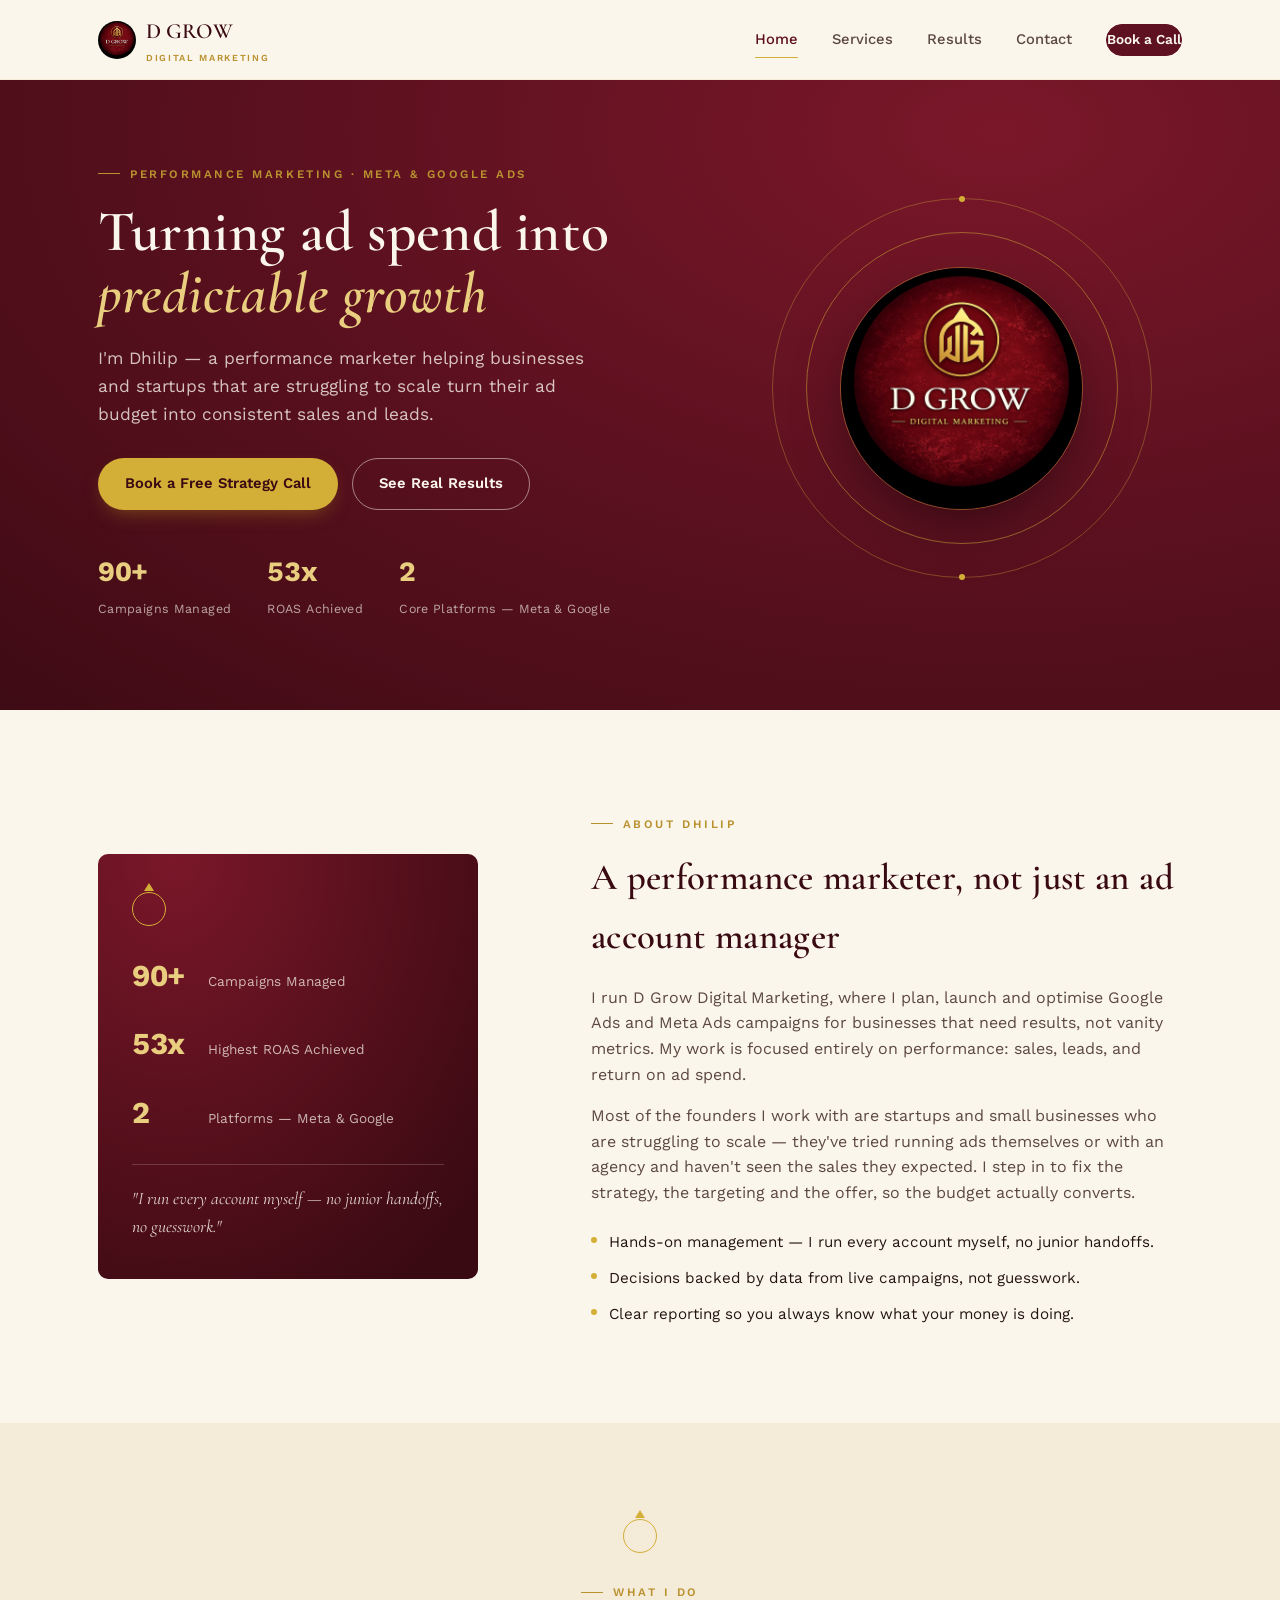
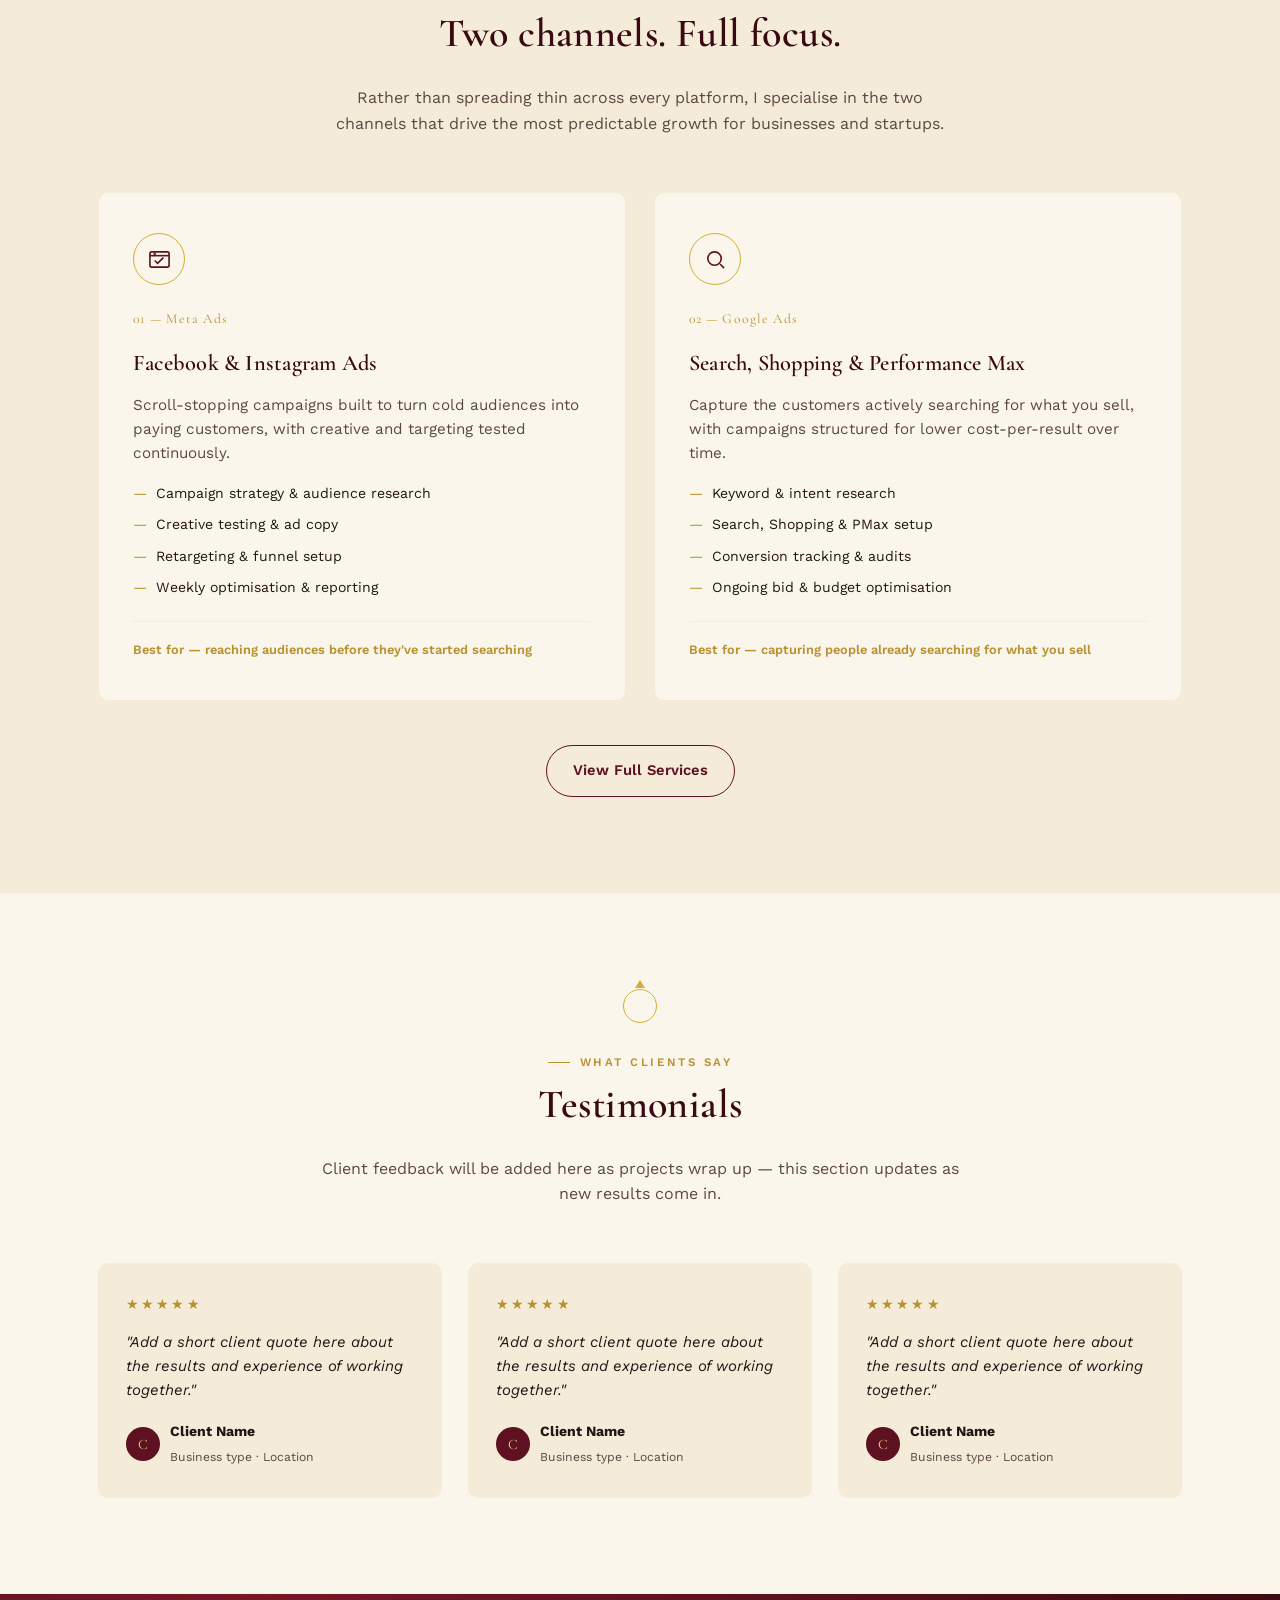
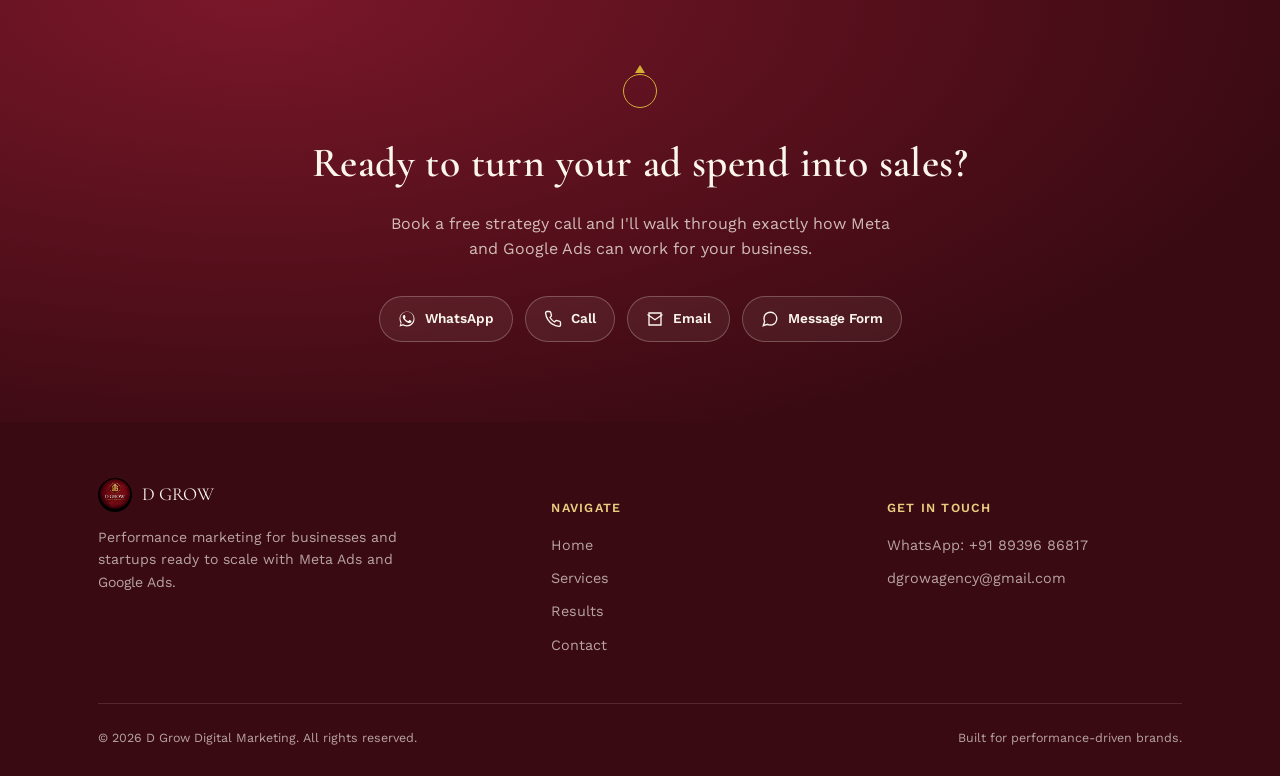
<file: index.html>
<!DOCTYPE html>
<html lang="en">
<head>
<meta charset="UTF-8">
<meta name="viewport" content="width=device-width, initial-scale=1.0">
<title>D Grow — Performance Marketing by Dhilip</title>
<meta name="description" content="D Grow is a performance marketing studio run by Dhilip, helping businesses and startups scale with Google Ads and Meta Ads.">
<link rel="icon" href="assets/logo.jpg">
<link rel="preconnect" href="https://fonts.googleapis.com">
<link rel="preconnect" href="https://fonts.gstatic.com" crossorigin>
<link href="https://fonts.googleapis.com/css2?family=Cormorant+Garamond:ital,wght@0,500;0,600;0,700;1,500&family=Work+Sans:wght@400;500;600;700&display=swap" rel="stylesheet">
<link rel="stylesheet" href="styles.css">
</head>
<body>

<header class="site-header">
  <nav class="nav">
    <a href="index.html" class="brand">
      <img src="assets/logo.jpg" alt="D Grow logo">
      <span>D GROW<span class="sub">Digital Marketing</span></span>
    </a>
    <button class="nav-toggle" aria-label="Toggle menu" aria-expanded="false">
      <span></span><span></span><span></span>
    </button>
    <div class="nav-links">
      <a href="index.html" aria-current="page">Home</a>
      <a href="services.html">Services</a>
      <a href="results.html">Results</a>
      <a href="contact.html">Contact</a>
      <a href="contact.html" class="nav-cta">Book a Call</a>
    </div>
  </nav>
</header>

<main>

  <!-- ============ HERO ============ -->
  <section class="hero">
    <div class="container hero-grid">
      <div class="reveal in">
        <span class="eyebrow">Performance Marketing · Meta &amp; Google Ads</span>
        <h1>Turning ad spend into <em>predictable growth</em></h1>
        <p class="lead">I'm Dhilip — a performance marketer helping businesses and startups that are struggling to scale turn their ad budget into consistent sales and leads.</p>
        <div class="hero-actions">
          <a href="contact.html" class="btn btn-primary">Book a Free Strategy Call</a>
          <a href="results.html" class="btn btn-outline">See Real Results</a>
        </div>
        <div class="hero-stats">
          <div class="stat"><b class="num-display">90+</b><span>Campaigns Managed</span></div>
          <div class="stat"><b class="num-display">53x</b><span>ROAS Achieved</span></div>
          <div class="stat"><b class="num-display">2</b><span>Core Platforms — Meta &amp; Google</span></div>
        </div>
      </div>
      <div class="hero-emblem reveal in">
        <div class="ring-outer"></div>
        <div class="ring-inner"></div>
        <img src="assets/logo.jpg" alt="D Grow emblem">
      </div>
    </div>
  </section>

  <!-- ============ ABOUT ============ -->
  <section class="section section-ivory" id="about">
    <div class="container about-grid">
      <div class="about-highlight reveal">
        <div class="highlight-card">
          <div class="ring-divider" style="border-color:var(--gold-300); margin:0 0 26px;"></div>
          <div class="stat-block">
            <div class="stat-block-row">
              <b class="num-display">90+</b>
              <span>Campaigns Managed</span>
            </div>
            <div class="stat-block-row">
              <b class="num-display">53x</b>
              <span>Highest ROAS Achieved</span>
            </div>
            <div class="stat-block-row">
              <b class="num-display">2</b>
              <span>Platforms — Meta &amp; Google</span>
            </div>
          </div>
          <p class="highlight-quote">"I run every account myself — no junior handoffs, no guesswork."</p>
        </div>
      </div>
      <div class="about-copy reveal">
        <span class="eyebrow">About Dhilip</span>
        <h2>A performance marketer, not just an ad account manager</h2>
        <p>I run D Grow Digital Marketing, where I plan, launch and optimise Google Ads and Meta Ads campaigns for businesses that need results, not vanity metrics. My work is focused entirely on performance: sales, leads, and return on ad spend.</p>
        <p>Most of the founders I work with are startups and small businesses who are struggling to scale — they've tried running ads themselves or with an agency and haven't seen the sales they expected. I step in to fix the strategy, the targeting and the offer, so the budget actually converts.</p>
        <ul class="about-points">
          <li>Hands-on management — I run every account myself, no junior handoffs.</li>
          <li>Decisions backed by data from live campaigns, not guesswork.</li>
          <li>Clear reporting so you always know what your money is doing.</li>
        </ul>
      </div>
    </div>
  </section>

  <!-- ============ SERVICES (teaser) ============ -->
  <section class="section section-tint" id="services">
    <div class="container">
      <div class="section-head reveal">
        <div class="ring-divider"></div>
        <span class="eyebrow">What I Do</span>
        <h2>Two channels. Full focus.</h2>
        <p>Rather than spreading thin across every platform, I specialise in the two channels that drive the most predictable growth for businesses and startups.</p>
      </div>
      <div class="services-grid">
        <article class="service-card reveal">
          <div class="service-icon">
            <svg viewBox="0 0 24 24" fill="none" stroke="currentColor" stroke-width="1.7"><rect x="2" y="4" width="20" height="16" rx="2"/><path d="M2 8h20"/><circle cx="7" cy="6" r=".5" fill="currentColor"/><path d="M7 13l3 3 6-6"/></svg>
          </div>
          <span class="num">01 — Meta Ads</span>
          <h3>Facebook &amp; Instagram Ads</h3>
          <p>Scroll-stopping campaigns built to turn cold audiences into paying customers, with creative and targeting tested continuously.</p>
          <ul>
            <li>Campaign strategy &amp; audience research</li>
            <li>Creative testing &amp; ad copy</li>
            <li>Retargeting &amp; funnel setup</li>
            <li>Weekly optimisation &amp; reporting</li>
          </ul>
          <div class="service-fit">Best for — reaching audiences before they've started searching</div>
        </article>
        <article class="service-card reveal">
          <div class="service-icon">
            <svg viewBox="0 0 24 24" fill="none" stroke="currentColor" stroke-width="1.7"><circle cx="11" cy="11" r="7"/><path d="M21 21l-4.3-4.3"/></svg>
          </div>
          <span class="num">02 — Google Ads</span>
          <h3>Search, Shopping &amp; Performance Max</h3>
          <p>Capture the customers actively searching for what you sell, with campaigns structured for lower cost-per-result over time.</p>
          <ul>
            <li>Keyword &amp; intent research</li>
            <li>Search, Shopping &amp; PMax setup</li>
            <li>Conversion tracking &amp; audits</li>
            <li>Ongoing bid &amp; budget optimisation</li>
          </ul>
          <div class="service-fit">Best for — capturing people already searching for what you sell</div>
        </article>
      </div>
      <div style="text-align:center; margin-top:44px;">
        <a href="services.html" class="btn btn-outline-dark">View Full Services</a>
      </div>
    </div>
  </section>

  <!-- ============ TESTIMONIALS ============ -->
  <section class="section section-ivory" id="testimonials">
    <div class="container">
      <div class="section-head reveal">
        <div class="ring-divider"></div>
        <span class="eyebrow">What Clients Say</span>
        <h2>Testimonials</h2>
        <p>Client feedback will be added here as projects wrap up — this section updates as new results come in.</p>
      </div>
      <div class="testi-grid">
        <div class="testi-card reveal">
          <div class="stars">★★★★★</div>
          <p>"Add a short client quote here about the results and experience of working together."</p>
          <div class="who">
            <div class="dot">C</div>
            <div><b>Client Name</b><span>Business type · Location</span></div>
          </div>
        </div>
        <div class="testi-card reveal">
          <div class="stars">★★★★★</div>
          <p>"Add a short client quote here about the results and experience of working together."</p>
          <div class="who">
            <div class="dot">C</div>
            <div><b>Client Name</b><span>Business type · Location</span></div>
          </div>
        </div>
        <div class="testi-card reveal">
          <div class="stars">★★★★★</div>
          <p>"Add a short client quote here about the results and experience of working together."</p>
          <div class="who">
            <div class="dot">C</div>
            <div><b>Client Name</b><span>Business type · Location</span></div>
          </div>
        </div>
      </div>
    </div>
  </section>

  <!-- ============ CTA BAND ============ -->
  <section class="cta-band">
    <div class="container">
      <div class="ring-divider" style="border-color:var(--gold-300)"></div>
      <h2>Ready to turn your ad spend into sales?</h2>
      <p>Book a free strategy call and I'll walk through exactly how Meta and Google Ads can work for your business.</p>
      <div class="contact-cluster">
        <a class="contact-chip on-dark" href="https://wa.me/918939686817" target="_blank" rel="noopener">
          <svg viewBox="0 0 24 24" fill="currentColor"><path d="M17.5 14.4c-.3-.2-1.7-.9-2-1-.3-.1-.5-.2-.7.1-.2.3-.8 1-.9 1.2-.2.2-.3.2-.6.1-.3-.2-1.3-.5-2.4-1.5-.9-.8-1.5-1.8-1.7-2.1-.2-.3 0-.5.1-.6.1-.1.3-.3.4-.5.1-.2.2-.3.3-.5.1-.2 0-.4 0-.5C10 9 9.4 7.6 9.2 7c-.2-.5-.4-.5-.6-.5h-.5c-.2 0-.5.1-.7.4-.3.3-1 1-1 2.4s1 2.8 1.2 3c.1.2 2 3 4.8 4.3.7.3 1.2.5 1.6.6.7.2 1.3.2 1.8.1.5-.1 1.7-.7 1.9-1.4.2-.7.2-1.2.2-1.4-.1-.1-.3-.2-.6-.3z"/><path d="M12 2C6.5 2 2 6.5 2 12c0 1.9.5 3.6 1.4 5.2L2 22l4.9-1.3C8.5 21.5 10.2 22 12 22c5.5 0 10-4.5 10-10S17.5 2 12 2zm0 18.2c-1.7 0-3.3-.5-4.6-1.3l-.3-.2-3.2.8.9-3.1-.2-.3C3.7 14 3.2 12.5 3.2 11 3.2 6.1 7.1 2.2 12 2.2S20.8 6.1 20.8 11 16.9 20.2 12 20.2z"/></svg>
          WhatsApp
        </a>
        <a class="contact-chip on-dark" href="tel:+918939686817">
          <svg viewBox="0 0 24 24" fill="none" stroke="currentColor" stroke-width="1.8"><path d="M22 16.9v3a2 2 0 0 1-2.2 2 19.8 19.8 0 0 1-8.6-3.1 19.5 19.5 0 0 1-6-6 19.8 19.8 0 0 1-3.1-8.7A2 2 0 0 1 4.1 2h3a2 2 0 0 1 2 1.7c.1 1 .3 2 .7 2.9a2 2 0 0 1-.5 2.1L8 10a16 16 0 0 0 6 6l1.3-1.3a2 2 0 0 1 2.1-.5c.9.4 1.9.6 2.9.7a2 2 0 0 1 1.7 2z"/></svg>
          Call
        </a>
        <a class="contact-chip on-dark" href="mailto:dgrowagency@gmail.com">
          <svg viewBox="0 0 24 24" fill="none" stroke="currentColor" stroke-width="1.8"><path d="M4 4h16v16H4z"/><path d="M22 6l-10 7L2 6"/></svg>
          Email
        </a>
        <a class="contact-chip on-dark" href="contact.html">
          <svg viewBox="0 0 24 24" fill="none" stroke="currentColor" stroke-width="1.8"><path d="M21 11.5a8.4 8.4 0 0 1-.9 3.8 8.5 8.5 0 0 1-7.6 4.7 8.4 8.4 0 0 1-3.8-.9L3 21l1.9-5.7a8.4 8.4 0 0 1-.9-3.8 8.5 8.5 0 0 1 4.7-7.6 8.4 8.4 0 0 1 3.8-.9h.5a8.48 8.48 0 0 1 8 8v.5z"/></svg>
          Message Form
        </a>
      </div>
    </div>
  </section>

</main>

<footer class="site-footer">
  <div class="container">
    <div class="footer-grid">
      <div>
        <div class="footer-brand">
          <img src="assets/logo.jpg" alt="D Grow logo">
          <span>D GROW</span>
        </div>
        <p style="max-width:34ch; font-size:.88rem;">Performance marketing for businesses and startups ready to scale with Meta Ads and Google Ads.</p>
      </div>
      <div class="footer-col">
        <h5>Navigate</h5>
        <a href="index.html">Home</a>
        <a href="services.html">Services</a>
        <a href="results.html">Results</a>
        <a href="contact.html">Contact</a>
      </div>
      <div class="footer-col">
        <h5>Get In Touch</h5>
        <a href="https://wa.me/918939686817" target="_blank" rel="noopener">WhatsApp: +91 89396 86817</a>
        <a href="mailto:dgrowagency@gmail.com">dgrowagency@gmail.com</a>
      </div>
    </div>
    <div class="footer-bottom">
      <span>© 2026 D Grow Digital Marketing. All rights reserved.</span>
      <span>Built for performance-driven brands.</span>
    </div>
  </div>
</footer>

<script src="script.js"></script>
</body>
</html>
</file>
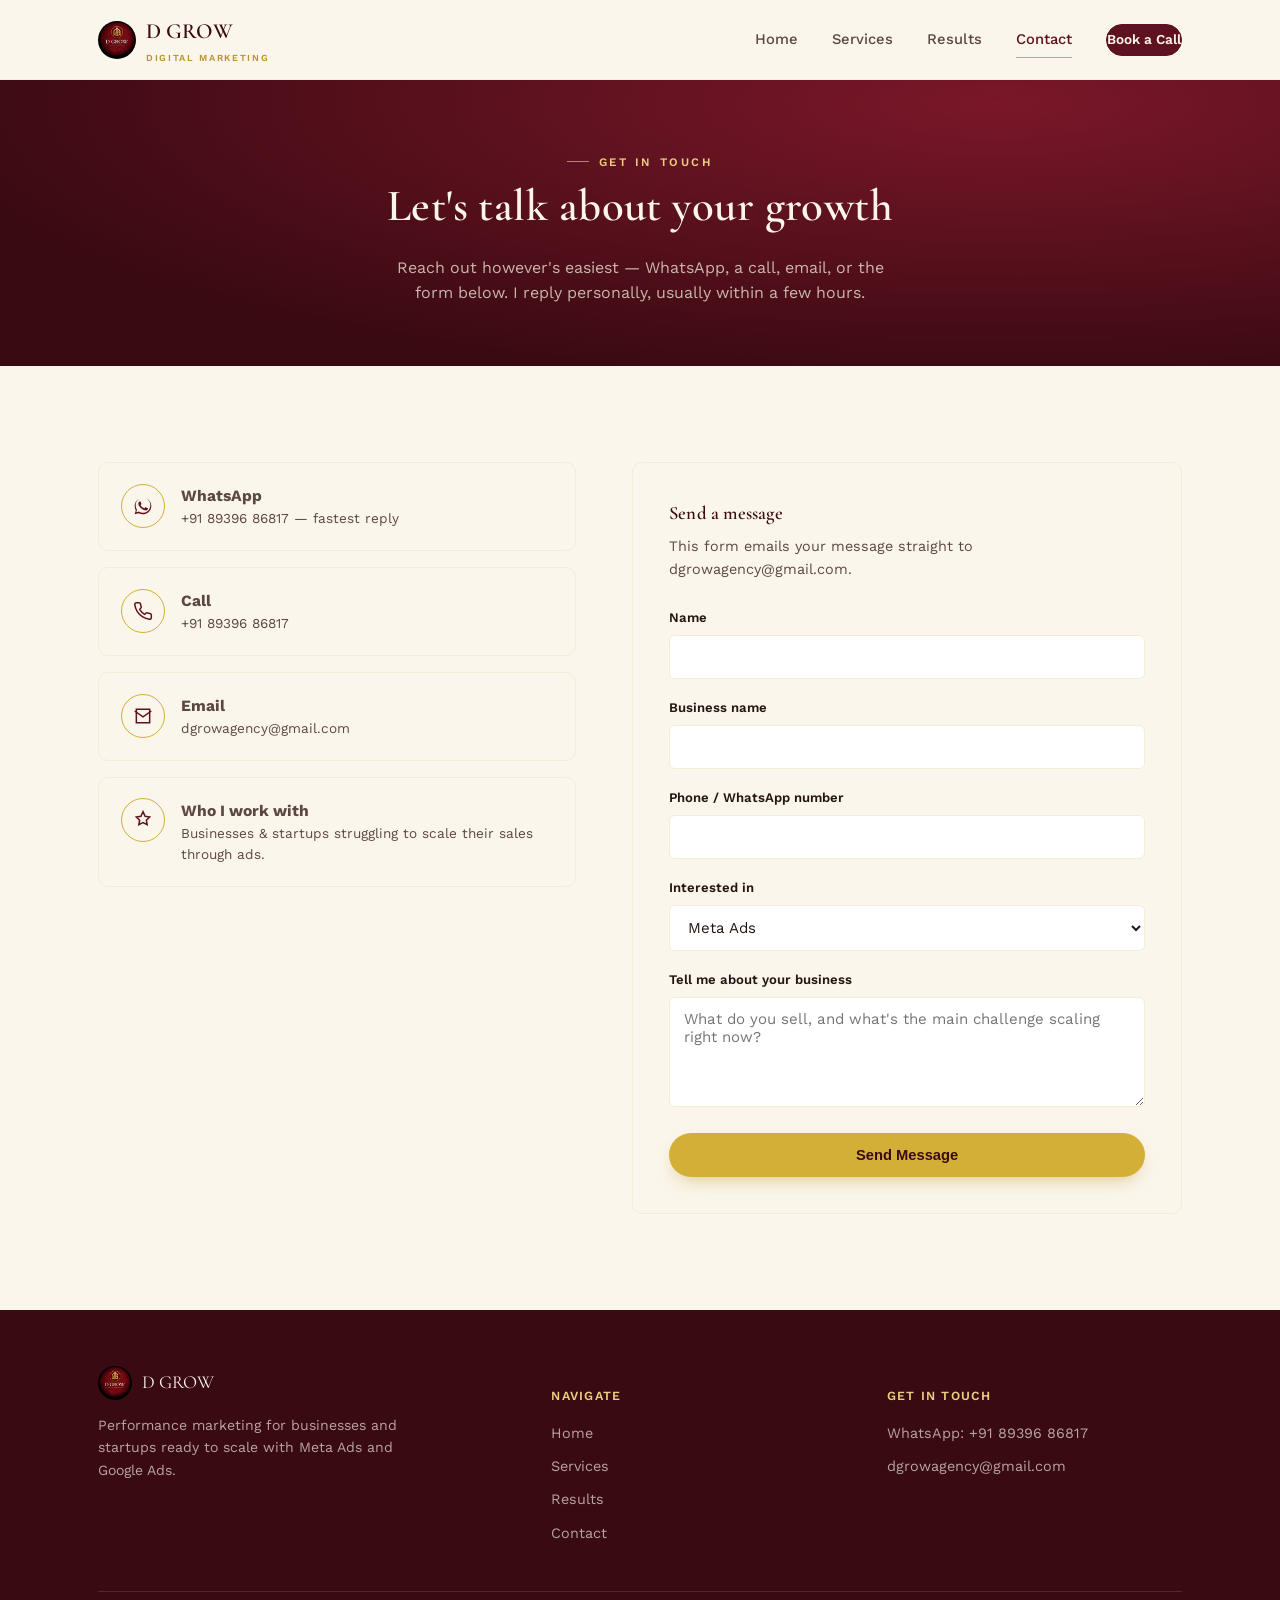
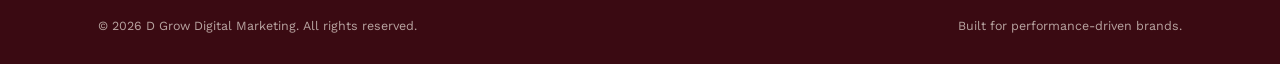
<file: contact.html>
<!DOCTYPE html>
<html lang="en">
<head>
<meta charset="UTF-8">
<meta name="viewport" content="width=device-width, initial-scale=1.0">
<title>Contact — D Grow Digital Marketing</title>
<meta name="description" content="Get in touch with D Grow for Meta Ads and Google Ads management — WhatsApp, call, email, or send a message.">
<link rel="icon" href="assets/logo.jpg">
<link rel="preconnect" href="https://fonts.googleapis.com">
<link rel="preconnect" href="https://fonts.gstatic.com" crossorigin>
<link href="https://fonts.googleapis.com/css2?family=Cormorant+Garamond:ital,wght@0,500;0,600;0,700;1,500&family=Work+Sans:wght@400;500;600;700&display=swap" rel="stylesheet">
<link rel="stylesheet" href="styles.css">
<style>
  .contact-wrap{ display:grid; grid-template-columns:1fr 1.15fr; gap:56px; align-items:flex-start; }
  .contact-options{ display:grid; gap:16px; }
  .option-card{
    display:flex; align-items:center; gap:16px;
    padding:20px 22px; border-radius:var(--radius-m);
    border:1px solid var(--ivory-100); background:var(--ivory-50);
    transition:border-color .18s var(--ease), transform .18s var(--ease);
  }
  .option-card:hover{ border-color:var(--gold-400); transform:translateY(-2px); }
  .option-card .ic{
    width:44px; height:44px; border-radius:50%;
    border:1px solid var(--gold-400); flex-shrink:0;
    display:flex; align-items:center; justify-content:center; color:var(--maroon-800);
  }
  .option-card .ic svg{ width:20px; height:20px; }
  .option-card b{ display:block; font-size:.98rem; }
  .option-card span{ font-size:.85rem; color:var(--ink-600); }
  .form-card{
    background:var(--ivory-50); border:1px solid var(--ivory-100);
    border-radius:var(--radius-m); padding:36px;
  }
  .field{ margin-bottom:18px; }
  .field label{ display:block; font-size:.82rem; font-weight:600; margin-bottom:7px; color:var(--ink-900); }
  .field input, .field select, .field textarea{
    width:100%; padding:12px 14px; border-radius:6px;
    border:1px solid var(--ivory-100); background:#fff;
    font-family:var(--sans); font-size:.94rem; color:var(--ink-900);
  }
  .field input:focus, .field select:focus, .field textarea:focus{
    outline:none; border-color:var(--gold-400);
  }
  .field textarea{ resize:vertical; min-height:110px; }
  @media (max-width:860px){ .contact-wrap{ grid-template-columns:1fr; } }
</style>
</head>
<body>

<header class="site-header">
  <nav class="nav">
    <a href="index.html" class="brand">
      <img src="assets/logo.jpg" alt="D Grow logo">
      <span>D GROW<span class="sub">Digital Marketing</span></span>
    </a>
    <button class="nav-toggle" aria-label="Toggle menu" aria-expanded="false">
      <span></span><span></span><span></span>
    </button>
    <div class="nav-links">
      <a href="index.html">Home</a>
      <a href="services.html">Services</a>
      <a href="results.html">Results</a>
      <a href="contact.html" aria-current="page">Contact</a>
      <a href="contact.html" class="nav-cta">Book a Call</a>
    </div>
  </nav>
</header>

<main>

  <section class="page-hero">
    <div class="container">
      <span class="eyebrow" style="color:var(--gold-300)">Get In Touch</span>
      <h1>Let's talk about your growth</h1>
      <p>Reach out however's easiest — WhatsApp, a call, email, or the form below. I reply personally, usually within a few hours.</p>
    </div>
  </section>

  <section class="section section-ivory">
    <div class="container contact-wrap">

      <div class="reveal">
        <div class="contact-options">
          <a class="option-card" href="https://wa.me/918939686817" target="_blank" rel="noopener">
            <span class="ic"><svg viewBox="0 0 24 24" fill="currentColor"><path d="M17.5 14.4c-.3-.2-1.7-.9-2-1-.3-.1-.5-.2-.7.1-.2.3-.8 1-.9 1.2-.2.2-.3.2-.6.1-.3-.2-1.3-.5-2.4-1.5-.9-.8-1.5-1.8-1.7-2.1-.2-.3 0-.5.1-.6.1-.1.3-.3.4-.5.1-.2.2-.3.3-.5.1-.2 0-.4 0-.5C10 9 9.4 7.6 9.2 7c-.2-.5-.4-.5-.6-.5h-.5c-.2 0-.5.1-.7.4-.3.3-1 1-1 2.4s1 2.8 1.2 3c.1.2 2 3 4.8 4.3.7.3 1.2.5 1.6.6.7.2 1.3.2 1.8.1.5-.1 1.7-.7 1.9-1.4.2-.7.2-1.2.2-1.4-.1-.1-.3-.2-.6-.3z"/><path d="M12 2C6.5 2 2 6.5 2 12c0 1.9.5 3.6 1.4 5.2L2 22l4.9-1.3C8.5 21.5 10.2 22 12 22c5.5 0 10-4.5 10-10S17.5 2 12 2zm0 18.2c-1.7 0-3.3-.5-4.6-1.3l-.3-.2-3.2.8.9-3.1-.2-.3C3.7 14 3.2 12.5 3.2 11 3.2 6.1 7.1 2.2 12 2.2S20.8 6.1 20.8 11 16.9 20.2 12 20.2z"/></svg></span>
            <span><b>WhatsApp</b><span>+91 89396 86817 — fastest reply</span></span>
          </a>
          <a class="option-card" href="tel:+918939686817">
            <span class="ic"><svg viewBox="0 0 24 24" fill="none" stroke="currentColor" stroke-width="1.8"><path d="M22 16.9v3a2 2 0 0 1-2.2 2 19.8 19.8 0 0 1-8.6-3.1 19.5 19.5 0 0 1-6-6 19.8 19.8 0 0 1-3.1-8.7A2 2 0 0 1 4.1 2h3a2 2 0 0 1 2 1.7c.1 1 .3 2 .7 2.9a2 2 0 0 1-.5 2.1L8 10a16 16 0 0 0 6 6l1.3-1.3a2 2 0 0 1 2.1-.5c.9.4 1.9.6 2.9.7a2 2 0 0 1 1.7 2z"/></svg></span>
            <span><b>Call</b><span>+91 89396 86817</span></span>
          </a>
          <a class="option-card" href="mailto:dgrowagency@gmail.com">
            <span class="ic"><svg viewBox="0 0 24 24" fill="none" stroke="currentColor" stroke-width="1.8"><path d="M4 4h16v16H4z"/><path d="M22 6l-10 7L2 6"/></svg></span>
            <span><b>Email</b><span>dgrowagency@gmail.com</span></span>
          </a>
          <div class="option-card" style="align-items:flex-start;">
            <span class="ic"><svg viewBox="0 0 24 24" fill="none" stroke="currentColor" stroke-width="1.8"><path d="M12 2l2.5 5.5L20 8.3l-4 3.9 1 5.5-5-2.6-5 2.6 1-5.5-4-3.9 5.5-.8z"/></svg></span>
            <span><b>Who I work with</b><span>Businesses &amp; startups struggling to scale their sales through ads.</span></span>
          </div>
        </div>
      </div>

      <div class="form-card reveal">
        <h3 style="margin-bottom:6px;">Send a message</h3>
        <p style="color:var(--ink-600); font-size:.9rem; margin-bottom:26px;">This form emails your message straight to dgrowagency@gmail.com.</p>

        <form action="https://formsubmit.co/dgrowagency@gmail.com" method="POST">
          <input type="hidden" name="_subject" value="New enquiry from D Grow website">
          <input type="hidden" name="_template" value="box">
          <input type="hidden" name="_captcha" value="false">
          <input type="hidden" name="_next" value="contact.html?sent=true">

          <div class="field">
            <label for="name">Name</label>
            <input type="text" id="name" name="Name" required>
          </div>
          <div class="field">
            <label for="business">Business name</label>
            <input type="text" id="business" name="Business Name">
          </div>
          <div class="field">
            <label for="phone">Phone / WhatsApp number</label>
            <input type="tel" id="phone" name="Phone" required>
          </div>
          <div class="field">
            <label for="channel">Interested in</label>
            <select id="channel" name="Interested In">
              <option>Meta Ads</option>
              <option>Google Ads</option>
              <option>Both / Not sure yet</option>
            </select>
          </div>
          <div class="field">
            <label for="message">Tell me about your business</label>
            <textarea id="message" name="Message" placeholder="What do you sell, and what's the main challenge scaling right now?" required></textarea>
          </div>
          <button type="submit" class="btn btn-primary" style="width:100%;">Send Message</button>
        </form>
      </div>

    </div>
  </section>

</main>

<footer class="site-footer">
  <div class="container">
    <div class="footer-grid">
      <div>
        <div class="footer-brand">
          <img src="assets/logo.jpg" alt="D Grow logo">
          <span>D GROW</span>
        </div>
        <p style="max-width:34ch; font-size:.88rem;">Performance marketing for businesses and startups ready to scale with Meta Ads and Google Ads.</p>
      </div>
      <div class="footer-col">
        <h5>Navigate</h5>
        <a href="index.html">Home</a>
        <a href="services.html">Services</a>
        <a href="results.html">Results</a>
        <a href="contact.html">Contact</a>
      </div>
      <div class="footer-col">
        <h5>Get In Touch</h5>
        <a href="https://wa.me/918939686817" target="_blank" rel="noopener">WhatsApp: +91 89396 86817</a>
        <a href="mailto:dgrowagency@gmail.com">dgrowagency@gmail.com</a>
      </div>
    </div>
    <div class="footer-bottom">
      <span>© 2026 D Grow Digital Marketing. All rights reserved.</span>
      <span>Built for performance-driven brands.</span>
    </div>
  </div>
</footer>

<script src="script.js"></script>
</body>
</html>
</file>
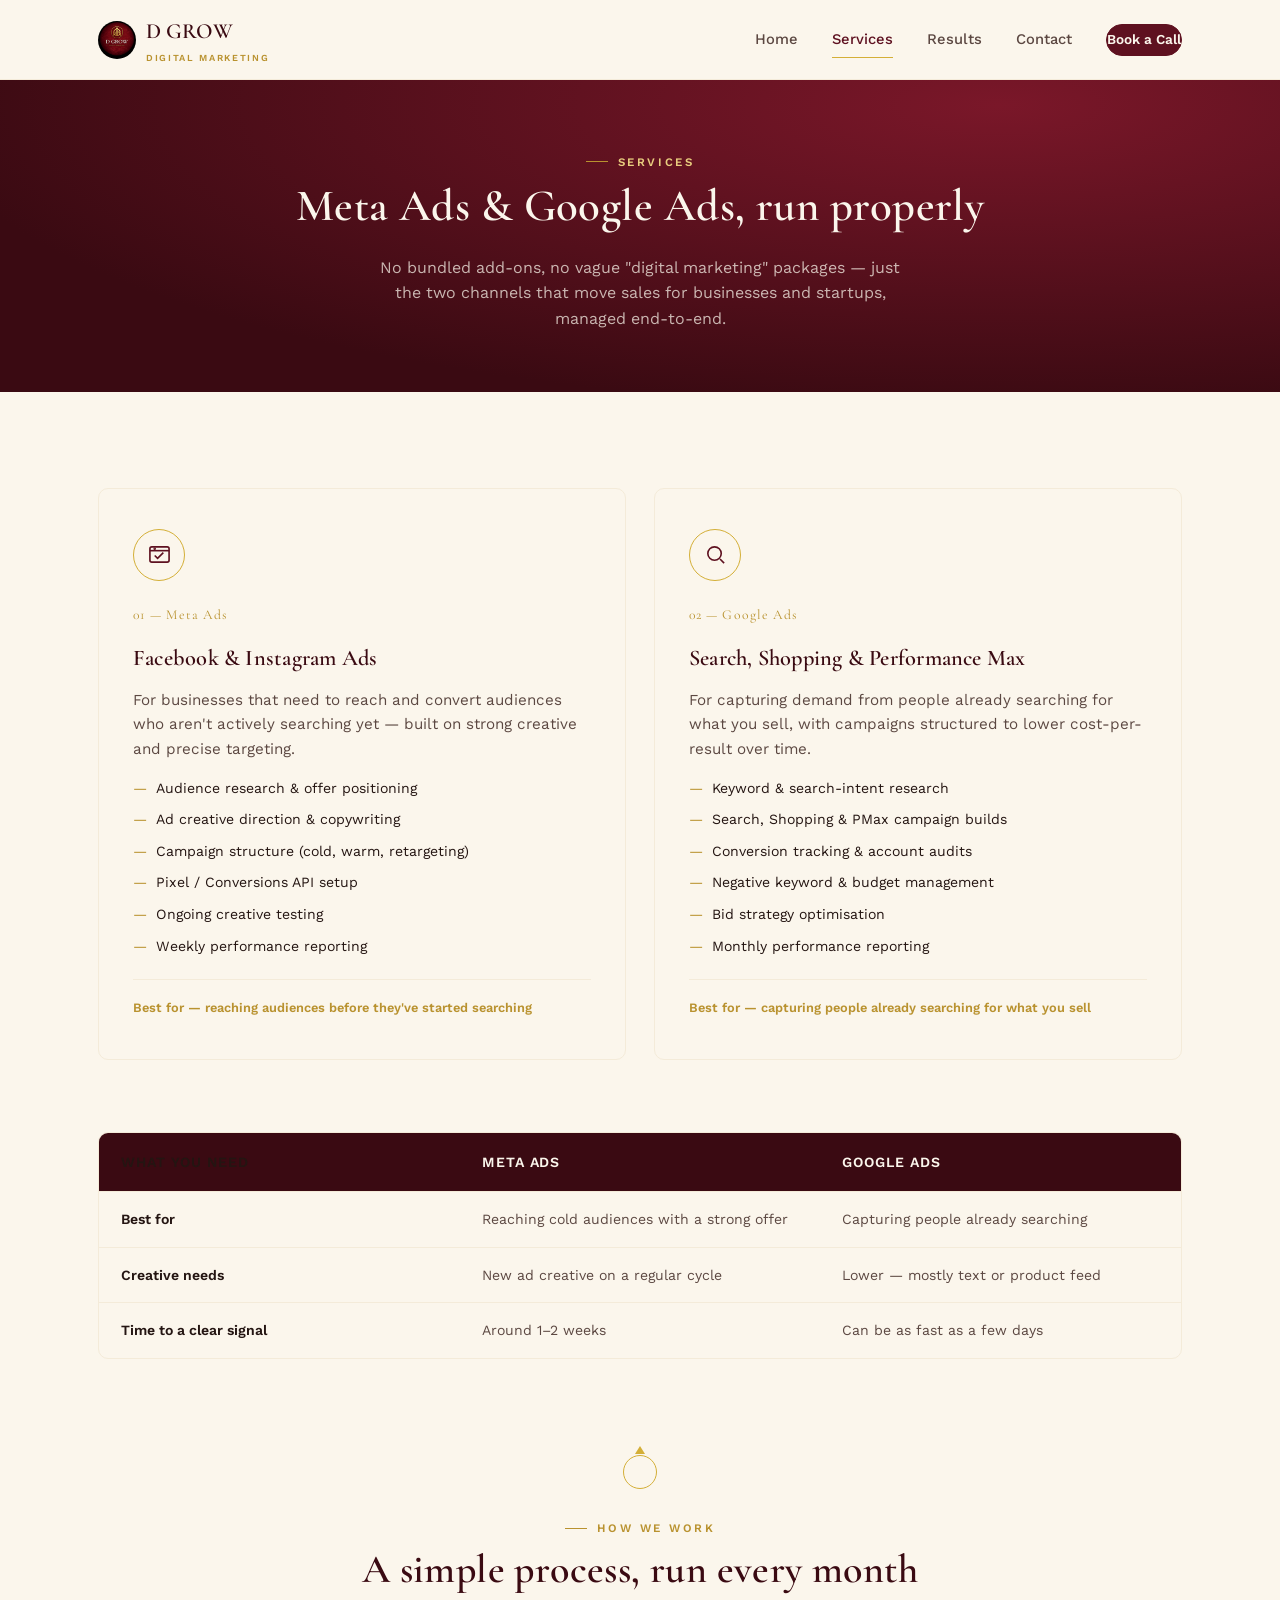
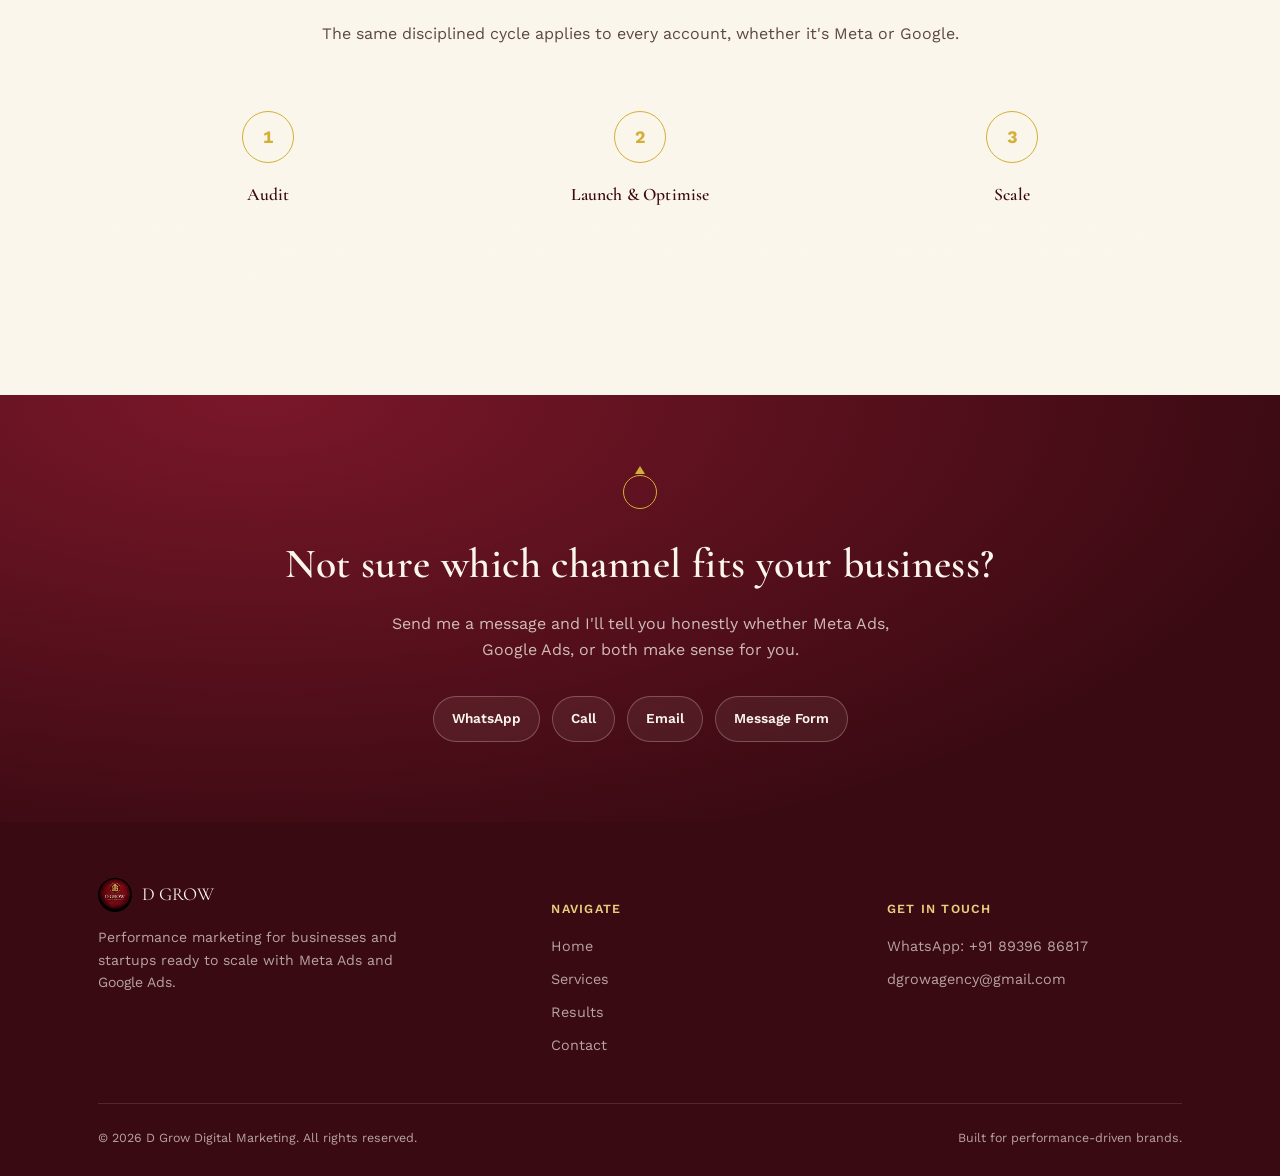
<file: services.html>
<!DOCTYPE html>
<html lang="en">
<head>
<meta charset="UTF-8">
<meta name="viewport" content="width=device-width, initial-scale=1.0">
<title>Services — D Grow Digital Marketing</title>
<meta name="description" content="Meta Ads and Google Ads services from D Grow — performance marketing built for businesses and startups ready to scale.">
<link rel="icon" href="assets/logo.jpg">
<link rel="preconnect" href="https://fonts.googleapis.com">
<link rel="preconnect" href="https://fonts.gstatic.com" crossorigin>
<link href="https://fonts.googleapis.com/css2?family=Cormorant+Garamond:ital,wght@0,500;0,600;0,700;1,500&family=Work+Sans:wght@400;500;600;700&display=swap" rel="stylesheet">
<link rel="stylesheet" href="styles.css">
</head>
<body>

<header class="site-header">
  <nav class="nav">
    <a href="index.html" class="brand">
      <img src="assets/logo.jpg" alt="D Grow logo">
      <span>D GROW<span class="sub">Digital Marketing</span></span>
    </a>
    <button class="nav-toggle" aria-label="Toggle menu" aria-expanded="false">
      <span></span><span></span><span></span>
    </button>
    <div class="nav-links">
      <a href="index.html">Home</a>
      <a href="services.html" aria-current="page">Services</a>
      <a href="results.html">Results</a>
      <a href="contact.html">Contact</a>
      <a href="contact.html" class="nav-cta">Book a Call</a>
    </div>
  </nav>
</header>

<main>

  <section class="page-hero">
    <div class="container">
      <span class="eyebrow" style="color:var(--gold-300)">Services</span>
      <h1>Meta Ads &amp; Google Ads, run properly</h1>
      <p>No bundled add-ons, no vague "digital marketing" packages — just the two channels that move sales for businesses and startups, managed end-to-end.</p>
    </div>
  </section>

  <section class="section section-ivory">
    <div class="container">
      <div class="services-grid">
        <article class="service-card reveal">
          <div class="service-icon">
            <svg viewBox="0 0 24 24" fill="none" stroke="currentColor" stroke-width="1.7"><rect x="2" y="4" width="20" height="16" rx="2"/><path d="M2 8h20"/><circle cx="7" cy="6" r=".5" fill="currentColor"/><path d="M7 13l3 3 6-6"/></svg>
          </div>
          <span class="num">01 — Meta Ads</span>
          <h3>Facebook &amp; Instagram Ads</h3>
          <p>For businesses that need to reach and convert audiences who aren't actively searching yet — built on strong creative and precise targeting.</p>
          <ul>
            <li>Audience research &amp; offer positioning</li>
            <li>Ad creative direction &amp; copywriting</li>
            <li>Campaign structure (cold, warm, retargeting)</li>
            <li>Pixel / Conversions API setup</li>
            <li>Ongoing creative testing</li>
            <li>Weekly performance reporting</li>
          </ul>
          <div class="service-fit">Best for — reaching audiences before they've started searching</div>
        </article>
        <article class="service-card reveal">
          <div class="service-icon">
            <svg viewBox="0 0 24 24" fill="none" stroke="currentColor" stroke-width="1.7"><circle cx="11" cy="11" r="7"/><path d="M21 21l-4.3-4.3"/></svg>
          </div>
          <span class="num">02 — Google Ads</span>
          <h3>Search, Shopping &amp; Performance Max</h3>
          <p>For capturing demand from people already searching for what you sell, with campaigns structured to lower cost-per-result over time.</p>
          <ul>
            <li>Keyword &amp; search-intent research</li>
            <li>Search, Shopping &amp; PMax campaign builds</li>
            <li>Conversion tracking &amp; account audits</li>
            <li>Negative keyword &amp; budget management</li>
            <li>Bid strategy optimisation</li>
            <li>Monthly performance reporting</li>
          </ul>
          <div class="service-fit">Best for — capturing people already searching for what you sell</div>
        </article>
      </div>

      <div class="compare-panel reveal">
        <div class="compare-row head">
          <div>What you need</div>
          <div>Meta Ads</div>
          <div>Google Ads</div>
        </div>
        <div class="compare-row">
          <div>Best for</div>
          <div>Reaching cold audiences with a strong offer</div>
          <div>Capturing people already searching</div>
        </div>
        <div class="compare-row">
          <div>Creative needs</div>
          <div>New ad creative on a regular cycle</div>
          <div>Lower — mostly text or product feed</div>
        </div>
        <div class="compare-row">
          <div>Time to a clear signal</div>
          <div>Around 1–2 weeks</div>
          <div>Can be as fast as a few days</div>
        </div>
      </div>

      <div class="section-head reveal" style="margin-top:96px;">
        <div class="ring-divider"></div>
        <span class="eyebrow">How We Work</span>
        <h2>A simple process, run every month</h2>
        <p>The same disciplined cycle applies to every account, whether it's Meta or Google.</p>
      </div>
      <div class="process">
        <div class="process-step reveal">
          <div class="badge num-display">1</div>
          <h4>Audit</h4>
          <p>Review your business, offer, past ad accounts and competitors to find where budget is being wasted.</p>
        </div>
        <div class="process-step reveal">
          <div class="badge num-display">2</div>
          <h4>Launch &amp; Optimise</h4>
          <p>Build campaigns around the highest-intent audiences, then optimise weekly based on real performance data.</p>
        </div>
        <div class="process-step reveal">
          <div class="badge num-display">3</div>
          <h4>Scale</h4>
          <p>Once cost-per-result is stable, scale budget on what's working and cut what isn't.</p>
        </div>
      </div>
    </div>
  </section>

  <section class="cta-band">
    <div class="container">
      <div class="ring-divider" style="border-color:var(--gold-300)"></div>
      <h2>Not sure which channel fits your business?</h2>
      <p>Send me a message and I'll tell you honestly whether Meta Ads, Google Ads, or both make sense for you.</p>
      <div class="contact-cluster">
        <a class="contact-chip on-dark" href="https://wa.me/918939686817" target="_blank" rel="noopener">WhatsApp</a>
        <a class="contact-chip on-dark" href="tel:+918939686817">Call</a>
        <a class="contact-chip on-dark" href="mailto:dgrowagency@gmail.com">Email</a>
        <a class="contact-chip on-dark" href="contact.html">Message Form</a>
      </div>
    </div>
  </section>

</main>

<footer class="site-footer">
  <div class="container">
    <div class="footer-grid">
      <div>
        <div class="footer-brand">
          <img src="assets/logo.jpg" alt="D Grow logo">
          <span>D GROW</span>
        </div>
        <p style="max-width:34ch; font-size:.88rem;">Performance marketing for businesses and startups ready to scale with Meta Ads and Google Ads.</p>
      </div>
      <div class="footer-col">
        <h5>Navigate</h5>
        <a href="index.html">Home</a>
        <a href="services.html">Services</a>
        <a href="results.html">Results</a>
        <a href="contact.html">Contact</a>
      </div>
      <div class="footer-col">
        <h5>Get In Touch</h5>
        <a href="https://wa.me/918939686817" target="_blank" rel="noopener">WhatsApp: +91 89396 86817</a>
        <a href="mailto:dgrowagency@gmail.com">dgrowagency@gmail.com</a>
      </div>
    </div>
    <div class="footer-bottom">
      <span>© 2026 D Grow Digital Marketing. All rights reserved.</span>
      <span>Built for performance-driven brands.</span>
    </div>
  </div>
</footer>

<script src="script.js"></script>
</body>
</html>
</file>
<file: styles.css>
/* ============================================================
   D GROW — Digital Marketing
   Design tokens
   ============================================================ */
:root{
  --maroon-950:#3A0A12;
  --maroon-800:#5E1120;
  --maroon-700:#7A1729;
  --maroon-600:#93223A;
  --gold-500:#B9922F;
  --gold-400:#D4AF37;
  --gold-300:#E9CE7F;
  --ivory-50:#FBF6EC;
  --ivory-100:#F4EBD9;
  --ink-900:#241512;
  --ink-600:#5C4842;
  --ink-400:#8A7770;

  --serif: "Cormorant Garamond", "Times New Roman", serif;
  --sans: "Work Sans", "Segoe UI", sans-serif;

  --radius-s: 4px;
  --radius-m: 10px;
  --container: 1140px;

  --ease: cubic-bezier(.22,.68,.29,1);
}

*,*::before,*::after{box-sizing:border-box;}
html{scroll-behavior:smooth;}
body{
  margin:0;
  background:var(--ivory-50);
  color:var(--ink-900);
  font-family:var(--sans);
  font-size:16px;
  line-height:1.6;
  -webkit-font-smoothing:antialiased;
}
img{max-width:100%;display:block;}
a{color:inherit;text-decoration:none;}
ul{margin:0;padding:0;list-style:none;}
h1,h2,h3,h4{
  font-family:var(--serif);
  font-weight:600;
  margin:0 0 .5em;
  color:var(--maroon-950);
  letter-spacing:.01em;
}
p{margin:0 0 1em;}
.container{
  max-width:var(--container);
  margin:0 auto;
  padding:0 28px;
}
.eyebrow{
  font-family:var(--sans);
  font-size:.72rem;
  font-weight:600;
  letter-spacing:.22em;
  text-transform:uppercase;
  color:var(--gold-500);
  display:inline-flex;
  align-items:center;
  gap:10px;
}
.eyebrow::before{
  content:"";
  width:22px;height:1px;
  background:var(--gold-500);
  display:inline-block;
}
:focus-visible{
  outline:2px solid var(--gold-400);
  outline-offset:3px;
}

/* Sans-serif numeric display — used anywhere a stat, count, or metric appears */
.num-display{
  font-family:var(--sans);
  font-weight:700;
  font-variant-numeric:tabular-nums;
  letter-spacing:-.01em;
}
.metric-heading{
  font-family:var(--sans);
  font-weight:700;
  letter-spacing:-.01em;
  color:var(--maroon-950);
}
@media (prefers-reduced-motion: reduce){
  *{animation-duration:.001ms !important; animation-iteration-count:1 !important; transition-duration:.001ms !important; scroll-behavior:auto !important;}
}

/* ============ Ring motif (the signature element) ============ */
.ring{
  border-radius:50%;
  border:1px solid var(--gold-400);
}
.ring-divider{
  width:34px;height:34px;
  margin:0 auto 22px;
  position:relative;
}
.ring-divider::before{
  content:"";
  position:absolute; inset:0;
  border-radius:50%;
  border:1px solid var(--gold-400);
}
.ring-divider::after{
  content:"";
  position:absolute;
  left:50%; top:-9px;
  transform:translateX(-50%);
  width:0;height:0;
  border-left:5px solid transparent;
  border-right:5px solid transparent;
  border-bottom:8px solid var(--gold-400);
}

/* ============================================================
   Navigation
   ============================================================ */
.site-header{
  position:sticky; top:0; z-index:100;
  background:rgba(251,246,236,.92);
  backdrop-filter:blur(8px);
  border-bottom:1px solid var(--ivory-100);
}
.nav{
  display:flex; align-items:center; justify-content:space-between;
  padding:14px 28px;
  max-width:var(--container);
  margin:0 auto;
}
.brand{
  display:flex; align-items:center; gap:10px;
  font-family:var(--serif);
  font-weight:600;
  font-size:1.35rem;
  color:var(--maroon-950);
}
.brand img{
  width:38px; height:38px;
  border-radius:50%;
}
.brand span.sub{
  display:block;
  font-family:var(--sans);
  font-size:.58rem;
  letter-spacing:.18em;
  text-transform:uppercase;
  color:var(--gold-500);
  font-weight:600;
  margin-top:2px;
}
.nav-links{
  display:flex; align-items:center; gap:34px;
}
.nav-links a{
  font-size:.92rem;
  font-weight:500;
  color:var(--ink-600);
  position:relative;
  padding:4px 0;
  transition:color .2s var(--ease);
}
.nav-links a:hover, .nav-links a[aria-current="page"]{color:var(--maroon-800);}
.nav-links a[aria-current="page"]::after{
  content:"";
  position:absolute; left:0; right:0; bottom:-3px;
  height:1px; background:var(--gold-400);
}
.nav-cta{
  background:var(--maroon-800);
  color:var(--ivory-50) !important;
  padding:9px 20px;
  border-radius:100px;
  font-size:.85rem !important;
  font-weight:600 !important;
  border:1px solid var(--maroon-800);
  transition:background .2s var(--ease), color .2s var(--ease);
}
.nav-cta:hover{background:transparent; color:var(--maroon-800) !important;}
.nav-toggle{
  display:none;
  background:none; border:none; cursor:pointer;
  padding:6px;
}
.nav-toggle span{
  display:block; width:22px; height:2px; background:var(--maroon-950);
  margin:5px 0; transition:transform .2s, opacity .2s;
}

@media (max-width: 860px){
  .nav-links{
    position:fixed; top:68px; left:0; right:0;
    background:var(--ivory-50);
    flex-direction:column;
    align-items:flex-start;
    gap:0;
    padding:10px 28px 26px;
    border-bottom:1px solid var(--ivory-100);
    transform:translateY(-8px);
    opacity:0;
    pointer-events:none;
    transition:opacity .2s var(--ease), transform .2s var(--ease);
  }
  .nav-links.open{opacity:1; transform:translateY(0); pointer-events:auto;}
  .nav-links a{padding:12px 0; width:100%;}
  .nav-cta{margin-top:8px;}
  .nav-toggle{display:block;}
}

/* ============================================================
   Buttons & contact cluster
   ============================================================ */
.btn{
  display:inline-flex; align-items:center; justify-content:center; gap:8px;
  padding:13px 26px;
  border-radius:100px;
  font-weight:600; font-size:.92rem;
  border:1px solid transparent;
  cursor:pointer;
  transition:transform .18s var(--ease), background .18s var(--ease), color .18s var(--ease), box-shadow .18s var(--ease);
}
.btn-primary{
  background:var(--gold-400); color:var(--maroon-950);
  box-shadow:0 8px 20px -8px rgba(180,140,30,.55);
}
.btn-primary:hover{transform:translateY(-2px); box-shadow:0 12px 24px -8px rgba(180,140,30,.65);}
.btn-outline{
  background:transparent; color:var(--ivory-50);
  border-color:rgba(251,246,236,.5);
}
.btn-outline:hover{border-color:var(--gold-400); color:var(--gold-300); transform:translateY(-2px);}
.btn-outline-dark{
  background:transparent; color:var(--maroon-800);
  border-color:var(--maroon-800);
}
.btn-outline-dark:hover{background:var(--maroon-800); color:var(--ivory-50);}

.contact-cluster{
  display:flex; flex-wrap:wrap; gap:12px;
}
.contact-chip{
  display:inline-flex; align-items:center; gap:9px;
  padding:11px 18px;
  border-radius:100px;
  font-size:.85rem; font-weight:600;
  border:1px solid var(--ivory-100);
  background:var(--ivory-50);
  color:var(--ink-900);
  transition:border-color .18s var(--ease), transform .18s var(--ease);
}
.contact-chip:hover{border-color:var(--gold-400); transform:translateY(-2px);}
.contact-chip svg{width:18px; height:18px; flex-shrink:0;}
.contact-chip.on-dark{
  background:rgba(251,246,236,.06);
  border-color:rgba(251,246,236,.25);
  color:var(--ivory-50);
}
.contact-chip.on-dark:hover{border-color:var(--gold-400);}

/* ============================================================
   Hero
   ============================================================ */
.hero{
  position:relative;
  background:radial-gradient(120% 140% at 78% 8%, var(--maroon-700) 0%, var(--maroon-800) 42%, var(--maroon-950) 100%);
  color:var(--ivory-50);
  overflow:hidden;
  padding:76px 0 90px;
}
.hero-grid{
  display:grid;
  grid-template-columns:1.15fr .85fr;
  gap:48px;
  align-items:center;
}
.hero h1{
  color:var(--ivory-50);
  font-size:clamp(2.4rem, 4.6vw, 3.6rem);
  line-height:1.08;
  margin:18px 0 20px;
}
.hero h1 em{
  font-style:italic;
  color:var(--gold-300);
}
.hero p.lead{
  color:rgba(251,246,236,.78);
  font-size:1.08rem;
  max-width:46ch;
  margin-bottom:30px;
}
.hero-actions{
  display:flex; gap:14px; flex-wrap:wrap;
  margin-bottom:40px;
}
.hero-stats{
  display:flex; gap:36px; flex-wrap:wrap;
}
.hero-stats .stat b{
  display:block;
  font-size:1.75rem;
  color:var(--gold-300);
}
.hero-stats .stat span{
  font-size:.78rem;
  color:rgba(251,246,236,.65);
  letter-spacing:.03em;
}
.hero-emblem{
  position:relative;
  aspect-ratio:1/1;
  max-width:380px;
  margin:0 auto;
  display:flex; align-items:center; justify-content:center;
}
.hero-emblem .ring-outer{
  position:absolute; inset:0;
  border-radius:50%;
  border:1px solid rgba(212,175,55,.35);
  animation:spin 60s linear infinite;
}
.hero-emblem .ring-outer::before,
.hero-emblem .ring-outer::after{
  content:"";
  position:absolute;
  width:6px; height:6px;
  border-radius:50%;
  background:var(--gold-400);
}
.hero-emblem .ring-outer::before{ top:-3px; left:calc(50% - 3px); }
.hero-emblem .ring-outer::after{ bottom:-3px; left:calc(50% - 3px); }
.hero-emblem .ring-inner{
  position:absolute; inset:34px;
  border-radius:50%;
  border:1px solid rgba(212,175,55,.5);
}
.hero-emblem img{
  width:64%; border-radius:50%;
  box-shadow:0 20px 60px -18px rgba(0,0,0,.6);
  border:1px solid rgba(212,175,55,.4);
}
@keyframes spin{ to{ transform:rotate(360deg); } }

@media (max-width: 900px){
  .hero-grid{grid-template-columns:1fr; gap:44px;}
  .hero-emblem{order:-1; max-width:220px;}
}

/* ============================================================
   Sections (generic)
   ============================================================ */
.section{ padding:96px 0; }
.section-ivory{ background:var(--ivory-50); }
.section-tint{ background:var(--ivory-100); }
.section-maroon{ background:var(--maroon-950); color:var(--ivory-50); }
.section-maroon h2, .section-maroon h3{ color:var(--ivory-50); }
.section-head{
  text-align:center;
  max-width:640px;
  margin:0 auto 56px;
}
.section-head h2{ font-size:clamp(1.9rem, 3.2vw, 2.5rem); }
.section-head p{ color:var(--ink-600); }
.section-maroon .section-head p{ color:rgba(251,246,236,.72); }

/* ============================================================
   About
   ============================================================ */
.about-grid{
  display:grid;
  grid-template-columns:.85fr 1.15fr;
  gap:56px;
  align-items:center;
}
.about-highlight{ max-width:380px; }
.highlight-card{
  background:radial-gradient(140% 160% at 20% 0%, var(--maroon-700) 0%, var(--maroon-950) 75%);
  border-radius:var(--radius-m);
  padding:38px 34px;
  color:var(--ivory-50);
}
.stat-block{ display:grid; gap:20px; margin-bottom:26px; }
.stat-block-row{ display:flex; align-items:baseline; gap:12px; }
.stat-block-row b{ font-size:1.9rem; color:var(--gold-300); min-width:64px; }
.stat-block-row span{ font-size:.85rem; color:rgba(251,246,236,.72); }
.highlight-quote{
  font-family:var(--serif);
  font-style:italic;
  font-size:1.1rem;
  color:rgba(251,246,236,.85);
  border-top:1px solid rgba(251,246,236,.18);
  padding-top:20px;
  margin:0;
}
.about-copy .eyebrow{ margin-bottom:16px; }
.about-copy h2{ font-size:clamp(1.8rem,3vw,2.3rem); margin-bottom:18px; }
.about-copy p{ color:var(--ink-600); }
.about-points{ margin-top:24px; display:grid; gap:12px; }
.about-points li{
  display:flex; gap:12px; align-items:flex-start;
  font-size:.95rem; color:var(--ink-900);
}
.about-points li::before{
  content:""; flex-shrink:0; margin-top:7px;
  width:6px; height:6px; border-radius:50%;
  background:var(--gold-400);
}
@media (max-width:860px){
  .about-grid{grid-template-columns:1fr;}
  .about-highlight{margin:0 auto; max-width:100%;}
}

/* ============================================================
   Services
   ============================================================ */
.services-grid{
  display:grid;
  grid-template-columns:repeat(2,1fr);
  gap:28px;
}
.service-card{
  background:var(--ivory-50);
  border:1px solid var(--ivory-100);
  border-radius:var(--radius-m);
  padding:40px 34px;
  position:relative;
  transition:transform .22s var(--ease), box-shadow .22s var(--ease), border-color .22s var(--ease);
}
.service-card:hover{
  transform:translateY(-4px);
  border-color:var(--gold-400);
  box-shadow:0 22px 44px -26px rgba(58,10,18,.35);
}
.service-icon{
  width:52px; height:52px;
  border-radius:50%;
  border:1px solid var(--gold-400);
  display:flex; align-items:center; justify-content:center;
  color:var(--maroon-800);
  margin-bottom:20px;
}
.service-icon svg{ width:23px; height:23px; }
.service-fit{
  margin-top:22px; padding-top:18px;
  border-top:1px solid var(--ivory-100);
  font-size:.8rem; font-weight:600;
  color:var(--gold-500);
}
.compare-panel{
  margin-top:72px;
  border:1px solid var(--ivory-100);
  border-radius:var(--radius-m);
  background:var(--ivory-50);
  overflow-x:auto;
}
.compare-row{ display:grid; grid-template-columns:1fr 1fr 1fr; min-width:560px; }
.compare-row + .compare-row{ border-top:1px solid var(--ivory-100); }
.compare-row > div{ padding:16px 22px; font-size:.88rem; color:var(--ink-600); }
.compare-row.head{
  background:var(--maroon-950); color:var(--ivory-50);
  font-weight:600; font-size:.76rem;
  letter-spacing:.08em; text-transform:uppercase;
}
.compare-row.head > div{ color:var(--ivory-50); padding:18px 22px; }
.compare-row > div:first-child{ font-weight:600; color:var(--ink-900); }

.service-card .num{
  font-family:var(--serif);
  font-size:.85rem;
  color:var(--gold-500);
  letter-spacing:.08em;
}
.service-card h3{ margin:14px 0 12px; font-size:1.4rem; }
.service-card p{ color:var(--ink-600); font-size:.95rem; }
.service-card ul{ margin-top:16px; display:grid; gap:9px; }
.service-card ul li{
  font-size:.88rem; color:var(--ink-900);
  display:flex; gap:9px; align-items:flex-start;
}
.service-card ul li::before{
  content:"—"; color:var(--gold-500); flex-shrink:0;
}
@media (max-width:760px){ .services-grid{grid-template-columns:1fr;} }

/* Process steps (legit sequence) */
.process{
  display:grid;
  grid-template-columns:repeat(3,1fr);
  gap:32px;
  margin-top:64px;
}
.process-step{ text-align:center; position:relative; }
.process-step .badge{
  width:52px; height:52px;
  border-radius:50%;
  border:1px solid var(--gold-400);
  display:flex; align-items:center; justify-content:center;
  margin:0 auto 18px;
  font-size:1.1rem; color:var(--gold-400);
}
.process-step h4{ font-size:1.1rem; margin-bottom:8px; }
.process-step p{ font-size:.88rem; color:rgba(251,246,236,.7); }
@media (max-width:760px){ .process{grid-template-columns:1fr; gap:40px;} }

/* ============================================================
   Testimonials
   ============================================================ */
.testi-grid{
  display:grid;
  grid-template-columns:repeat(3,1fr);
  gap:26px;
}
.testi-card{
  background:var(--ivory-100);
  border-radius:var(--radius-m);
  padding:30px 28px;
}
.testi-card .stars{ color:var(--gold-500); font-size:.9rem; margin-bottom:14px; letter-spacing:.15em; }
.testi-card p{ font-size:.94rem; color:var(--ink-900); font-style:italic; }
.testi-card .who{ margin-top:18px; display:flex; align-items:center; gap:10px; }
.testi-card .who .dot{
  width:34px; height:34px; border-radius:50%;
  background:var(--maroon-800); color:var(--gold-300);
  display:flex; align-items:center; justify-content:center;
  font-family:var(--serif); font-size:.9rem;
}
.testi-card .who b{ display:block; font-size:.88rem; }
.testi-card .who span{ font-size:.76rem; color:var(--ink-600); }
@media (max-width:900px){ .testi-grid{grid-template-columns:1fr;} }

/* ============================================================
   Results gallery
   ============================================================ */
.results-toolbar{
  display:flex; justify-content:space-between; align-items:flex-end;
  gap:20px; margin-bottom:44px; flex-wrap:wrap;
}
.results-grid{
  column-count:3;
  column-gap:26px;
}
.result-card{
  background:var(--ivory-50);
  border:1px solid var(--ivory-100);
  border-radius:var(--radius-m);
  overflow:hidden;
  display:inline-block;
  width:100%;
  break-inside:avoid;
  margin-bottom:26px;
  transition:transform .22s var(--ease), box-shadow .22s var(--ease);
}
.result-card:hover{ transform:translateY(-4px); box-shadow:0 22px 44px -26px rgba(58,10,18,.3); }
.result-card .shot{
  background:var(--ivory-100);
  border-bottom:1px solid var(--ivory-100);
  position:relative;
}
.result-card .shot img{
  width:100%; height:auto; display:block;
  cursor:zoom-in;
}
.result-card .shot:not(.placeholder)::after{
  content:"Tap to view full size";
  position:absolute; right:10px; bottom:10px;
  background:rgba(36,21,18,.72); color:var(--ivory-50);
  font-size:.68rem; font-weight:600; letter-spacing:.03em;
  padding:6px 11px; border-radius:100px;
  opacity:0; transform:translateY(4px);
  transition:opacity .18s var(--ease), transform .18s var(--ease);
  pointer-events:none;
}
.result-card .shot:not(.placeholder):hover::after{ opacity:1; transform:translateY(0); }
.result-card .shot.placeholder{
  flex-direction:column; gap:8px;
  color:var(--ink-400); font-size:.78rem; text-align:center; padding:50px 20px;
  display:flex; align-items:center; justify-content:center;
}
.result-card .shot.placeholder svg{ width:30px; height:30px; opacity:.5; }
.result-card .meta{ padding:20px 22px; }
.result-card .meta .tag{
  font-size:.7rem; letter-spacing:.1em; text-transform:uppercase;
  color:var(--gold-500); font-weight:600; margin-bottom:6px; display:block;
}
.result-card .meta h4{ font-size:1.05rem; margin-bottom:6px; }
.result-card .meta p{ font-size:.85rem; color:var(--ink-600); margin-bottom:0; }
.result-add{
  border:1px dashed var(--gold-400);
  border-radius:var(--radius-m);
  display:flex; flex-direction:column; align-items:center; justify-content:center;
  gap:10px; padding:40px 20px; text-align:center;
  color:var(--ink-600); font-size:.85rem;
  min-height:220px;
  break-inside:avoid;
  margin-bottom:26px;
  width:100%;
}
.result-add svg{ width:26px; height:26px; color:var(--gold-500); }
@media (max-width:900px){ .results-grid{column-count:2;} }
@media (max-width:620px){ .results-grid{column-count:1;} }

/* ============================================================
   Lightbox — full-size screenshot viewer
   ============================================================ */
.lightbox{
  position:fixed; inset:0;
  background:rgba(20,10,9,.94);
  z-index:1000;
  display:none;
  align-items:flex-start;
  justify-content:center;
  overflow:auto;
  padding:64px 20px 40px;
}
.lightbox.open{ display:flex; }
.lightbox-scroll{ max-width:100%; }
.lightbox-scroll img{
  display:block;
  width:auto; height:auto;
  max-width:none;
  border-radius:4px;
  box-shadow:0 30px 70px -20px rgba(0,0,0,.6);
}
.lightbox-close{
  position:fixed; top:18px; right:20px;
  width:42px; height:42px;
  border-radius:50%;
  border:1px solid rgba(251,246,236,.4);
  background:rgba(251,246,236,.08);
  color:var(--ivory-50);
  font-size:1.5rem; line-height:1;
  cursor:pointer;
  display:flex; align-items:center; justify-content:center;
  transition:border-color .18s var(--ease), background .18s var(--ease);
}
.lightbox-close:hover{ border-color:var(--gold-400); background:rgba(251,246,236,.16); }

/* ============================================================
   CTA band
   ============================================================ */
.cta-band{
  position:relative;
  background:radial-gradient(120% 160% at 20% 0%, var(--maroon-700) 0%, var(--maroon-950) 70%);
  color:var(--ivory-50);
  padding:80px 0;
  text-align:center;
  overflow:hidden;
}
.cta-band h2{ color:var(--ivory-50); font-size:clamp(1.9rem,3.4vw,2.6rem); margin-bottom:14px; }
.cta-band p{ color:rgba(251,246,236,.75); max-width:52ch; margin:0 auto 34px; }
.cta-band .contact-cluster{ justify-content:center; }

/* ============================================================
   Footer
   ============================================================ */
.site-footer{
  background:var(--maroon-950);
  color:rgba(251,246,236,.65);
  padding:56px 0 28px;
}
.footer-grid{
  display:grid;
  grid-template-columns:1.4fr 1fr 1fr;
  gap:40px;
  padding-bottom:36px;
  border-bottom:1px solid rgba(251,246,236,.12);
}
.footer-brand{ display:flex; gap:10px; align-items:center; margin-bottom:14px; }
.footer-brand img{ width:34px; height:34px; border-radius:50%; }
.footer-brand span{ font-family:var(--serif); font-size:1.15rem; color:var(--ivory-50); }
.footer-col h5{
  font-size:.78rem; letter-spacing:.1em; text-transform:uppercase;
  color:var(--gold-300); margin-bottom:16px; font-weight:600;
}
.footer-col a{ display:block; font-size:.9rem; margin-bottom:10px; color:rgba(251,246,236,.65); }
.footer-col a:hover{ color:var(--gold-300); }
.footer-bottom{
  padding-top:24px;
  display:flex; justify-content:space-between; flex-wrap:wrap; gap:10px;
  font-size:.78rem;
}
@media (max-width:760px){ .footer-grid{grid-template-columns:1fr; gap:28px;} }

/* ============================================================
   Reveal-on-scroll
   ============================================================ */
.reveal{ opacity:0; transform:translateY(18px); transition:opacity .6s var(--ease), transform .6s var(--ease); }
.reveal.in{ opacity:1; transform:translateY(0); }

/* ============================================================
   Page hero (inner pages)
   ============================================================ */
.page-hero{
  background:radial-gradient(120% 140% at 78% 8%, var(--maroon-700) 0%, var(--maroon-950) 70%);
  color:var(--ivory-50);
  padding:64px 0 60px;
  text-align:center;
}
.page-hero h1{ color:var(--ivory-50); font-size:clamp(2rem,4vw,2.8rem); margin-bottom:12px; }
.page-hero p{ color:rgba(251,246,236,.72); max-width:52ch; margin:0 auto; }
</file>
